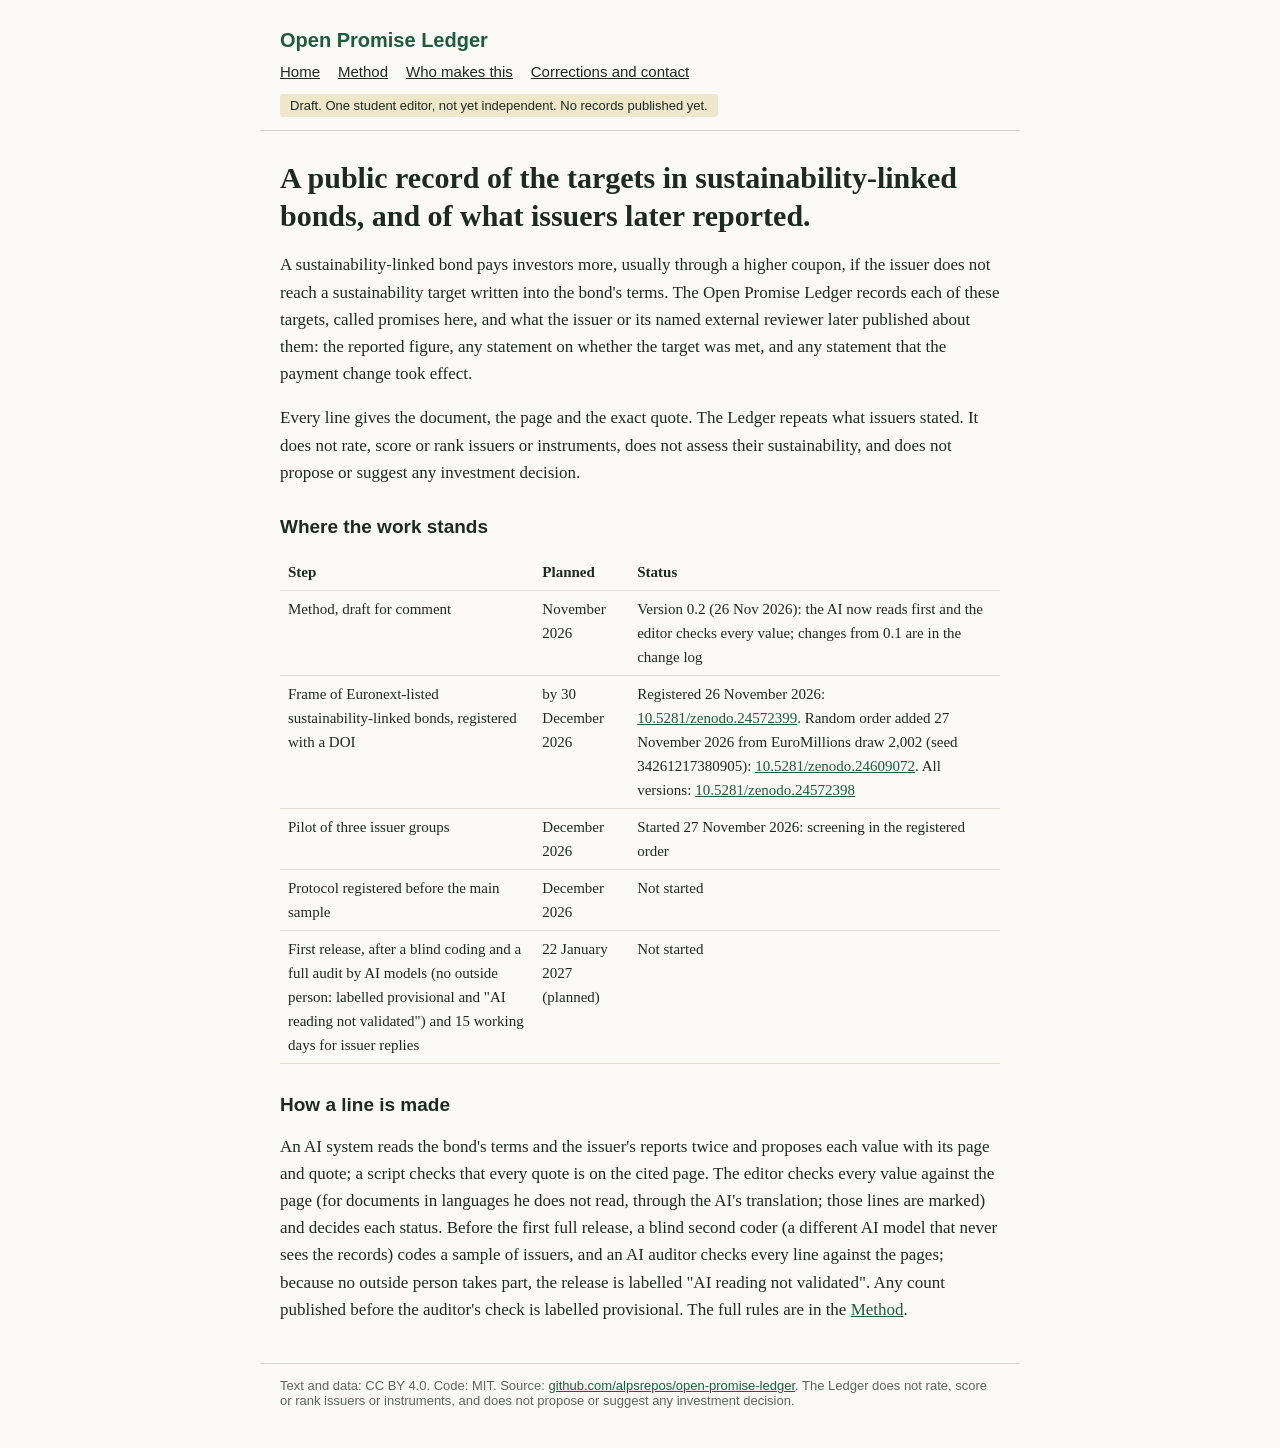
<file: docs/index.html>
<!DOCTYPE html>
<html lang="en"><head><meta charset="utf-8"><meta name="viewport" content="width=device-width,initial-scale=1">
<title>Home | Open Promise Ledger</title><link rel="stylesheet" href="style.css"></head>
<body><header><a class="brand" href="index.html">Open Promise Ledger</a>
<nav><a href="index.html">Home</a><a href="method.html">Method</a><a href="who.html">Who makes this</a><a href="contact.html">Corrections and contact</a></nav>
<span class="draft">Draft. One student editor, not yet independent. No records published yet.</span></header>
<main>
<h1>A public record of the targets in sustainability-linked bonds, and of what issuers later reported.</h1>
<p>A sustainability-linked bond pays investors more, usually through a higher coupon, if the issuer does not reach a sustainability target written into the bond's terms. The Open Promise Ledger records each of these targets, called promises here, and what the issuer or its named external reviewer later published about them: the reported figure, any statement on whether the target was met, and any statement that the payment change took effect.</p>
<p>Every line gives the document, the page and the exact quote. The Ledger repeats what issuers stated. It does not rate, score or rank issuers or instruments, does not assess their sustainability, and does not propose or suggest any investment decision.</p>
<h2>Where the work stands</h2>
<table>
<tr><th>Step</th><th>Planned</th><th>Status</th></tr>
<tr><td>Method, draft for comment</td><td>November 2026</td><td>Version 0.2 (26 Nov 2026): the AI now reads first and the editor checks every value; changes from 0.1 are in the change log</td></tr>
<tr><td>Frame of Euronext-listed sustainability-linked bonds, registered with a DOI</td><td>by 30 December 2026</td><td>Registered 26 November 2026: <a href="https://doi.org/10.5281/zenodo.24572399">10.5281/zenodo.24572399</a>. Random order added 27 November 2026 from EuroMillions draw 2,002 (seed 34261217380905): <a href="https://doi.org/10.5281/zenodo.24609072">10.5281/zenodo.24609072</a>. All versions: <a href="https://doi.org/10.5281/zenodo.24572398">10.5281/zenodo.24572398</a></td></tr>
<tr><td>Pilot of three issuer groups</td><td>December 2026</td><td>Started 27 November 2026: screening in the registered order</td></tr>
<tr><td>Protocol registered before the main sample</td><td>December 2026</td><td>Not started</td></tr>
<tr><td>First release, after a blind coding and a full audit by AI models (no outside person: labelled provisional and "AI reading not validated") and 15 working days for issuer replies</td><td>22 January 2027 (planned)</td><td>Not started</td></tr>
</table>
<h2>How a line is made</h2>
<p>An AI system reads the bond's terms and the issuer's reports twice and proposes each value with its page and quote; a script checks that every quote is on the cited page. The editor checks every value against the page (for documents in languages he does not read, through the AI's translation; those lines are marked) and decides each status. Before the first full release, a blind second coder (a different AI model that never sees the records) codes a sample of issuers, and an AI auditor checks every line against the pages; because no outside person takes part, the release is labelled "AI reading not validated". Any count published before the auditor's check is labelled provisional. The full rules are in the <a href="method.html">Method</a>.</p>
</main>
<footer>Text and data: CC BY 4.0. Code: MIT. Source: <a href="https://github.com/alpsrepos/open-promise-ledger">github.com/alpsrepos/open-promise-ledger</a>. The Ledger does not rate, score or rank issuers or instruments, and does not propose or suggest any investment decision.</footer>
</body></html>
</file>
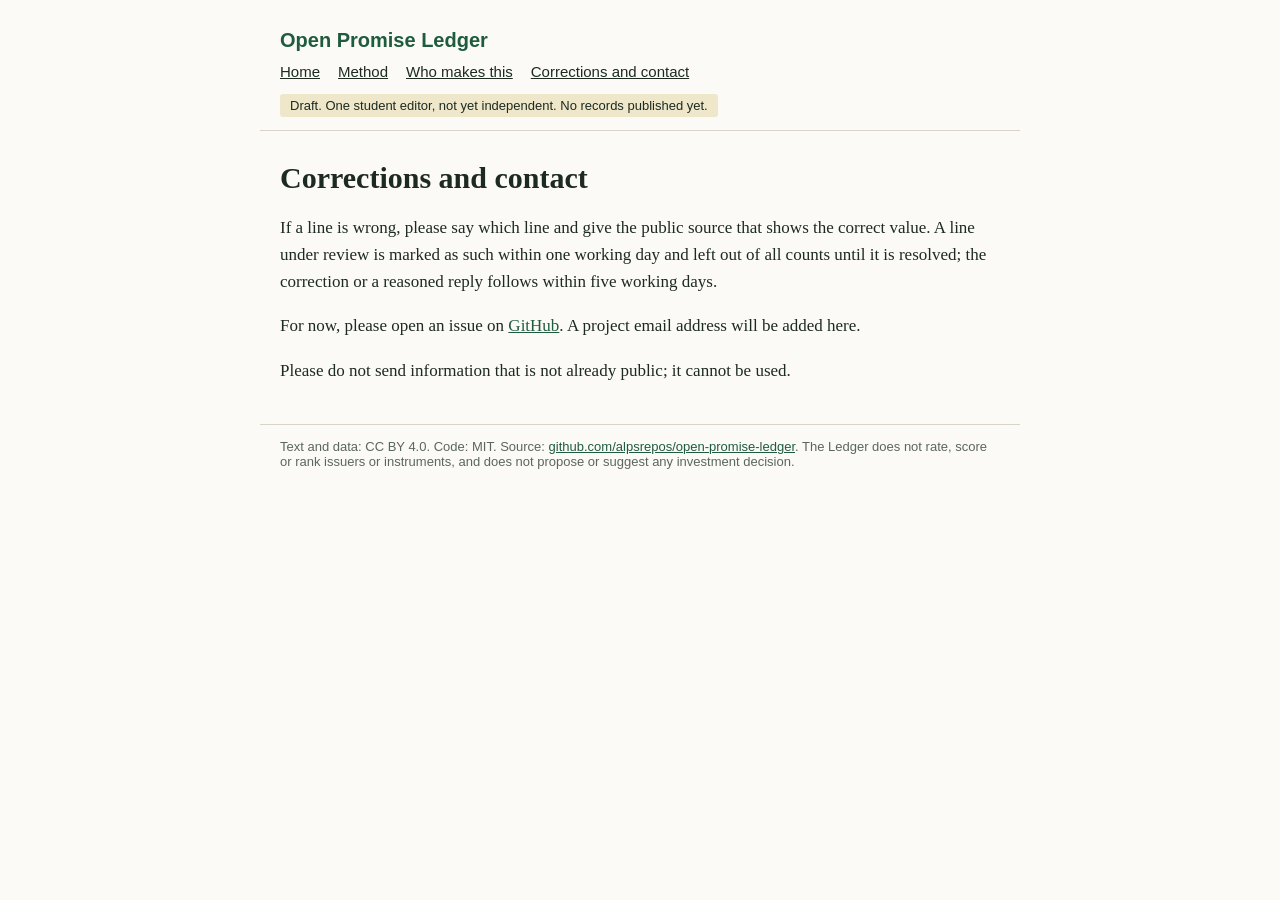
<file: docs/contact.html>
<!DOCTYPE html>
<html lang="en"><head><meta charset="utf-8"><meta name="viewport" content="width=device-width,initial-scale=1">
<title>Corrections and contact | Open Promise Ledger</title><link rel="stylesheet" href="style.css"></head>
<body><header><a class="brand" href="index.html">Open Promise Ledger</a>
<nav><a href="index.html">Home</a><a href="method.html">Method</a><a href="who.html">Who makes this</a><a href="contact.html">Corrections and contact</a></nav>
<span class="draft">Draft. One student editor, not yet independent. No records published yet.</span></header>
<main>
<h1>Corrections and contact</h1>
<p>If a line is wrong, please say which line and give the public source that shows the correct value. A line under review is marked as such within one working day and left out of all counts until it is resolved; the correction or a reasoned reply follows within five working days.</p>
<p>For now, please open an issue on <a href="https://github.com/alpsrepos/open-promise-ledger/issues">GitHub</a>. A project email address will be added here.</p>
<p>Please do not send information that is not already public; it cannot be used.</p>
</main>
<footer>Text and data: CC BY 4.0. Code: MIT. Source: <a href="https://github.com/alpsrepos/open-promise-ledger">github.com/alpsrepos/open-promise-ledger</a>. The Ledger does not rate, score or rank issuers or instruments, and does not propose or suggest any investment decision.</footer>
</body></html>
</file>
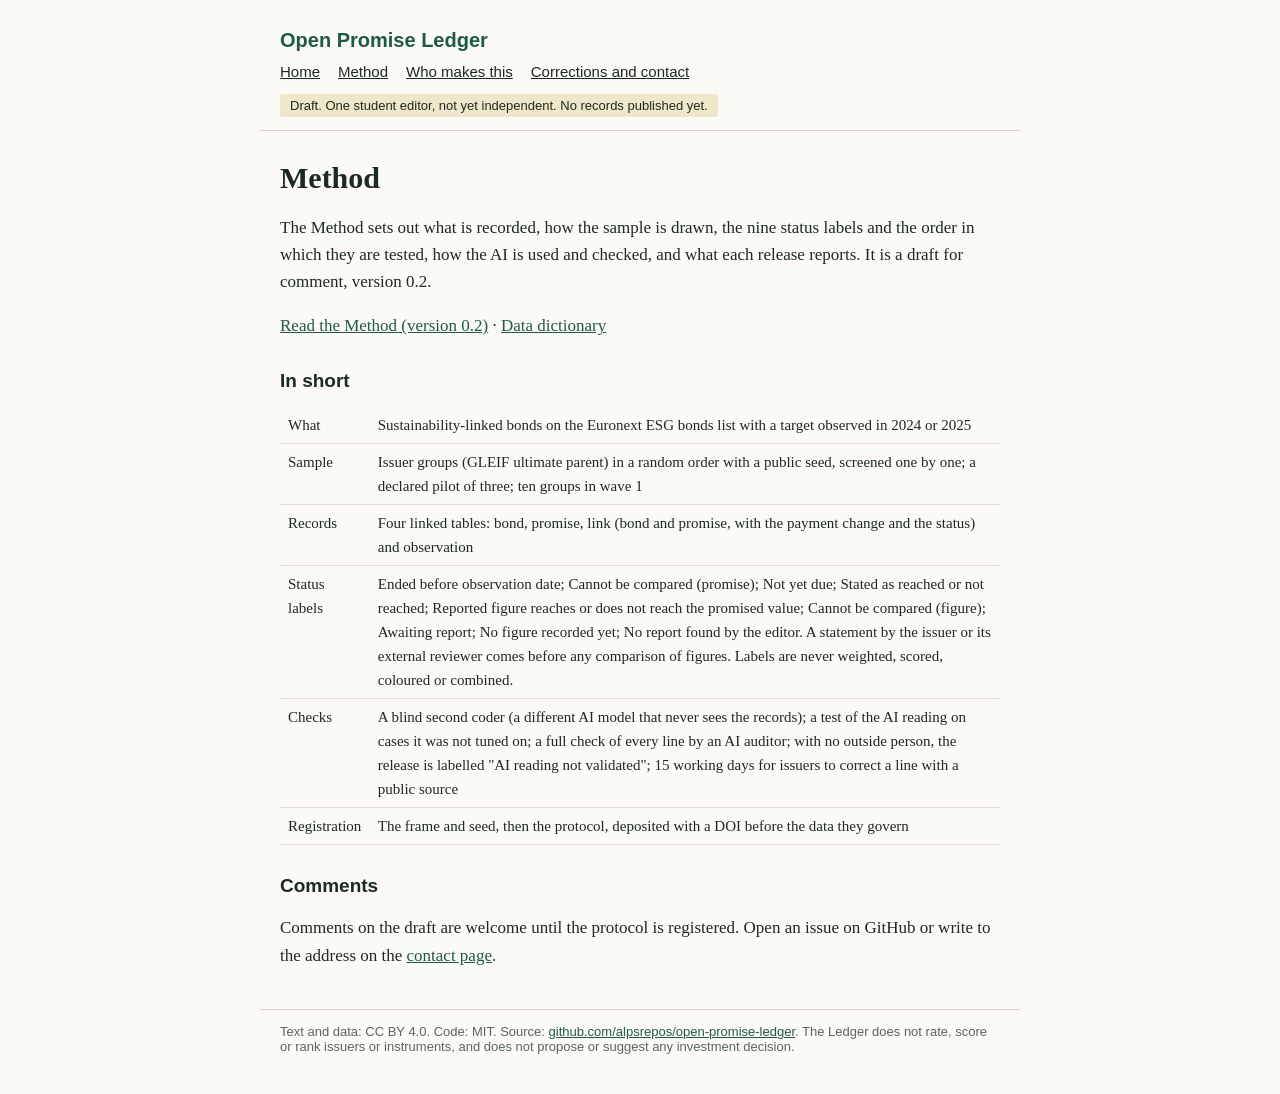
<file: docs/method.html>
<!DOCTYPE html>
<html lang="en"><head><meta charset="utf-8"><meta name="viewport" content="width=device-width,initial-scale=1">
<title>Method | Open Promise Ledger</title><link rel="stylesheet" href="style.css"></head>
<body><header><a class="brand" href="index.html">Open Promise Ledger</a>
<nav><a href="index.html">Home</a><a href="method.html">Method</a><a href="who.html">Who makes this</a><a href="contact.html">Corrections and contact</a></nav>
<span class="draft">Draft. One student editor, not yet independent. No records published yet.</span></header>
<main>
<h1>Method</h1>
<p>The Method sets out what is recorded, how the sample is drawn, the nine status labels and the order in which they are tested, how the AI is used and checked, and what each release reports. It is a draft for comment, version 0.2.</p>
<p><a href="https://github.com/alpsrepos/open-promise-ledger/blob/main/METHOD.md">Read the Method (version 0.2)</a> · <a href="https://github.com/alpsrepos/open-promise-ledger/blob/main/dictionary/data-dictionary.md">Data dictionary</a></p>
<h2>In short</h2>
<table>
<tr><td>What</td><td>Sustainability-linked bonds on the Euronext ESG bonds list with a target observed in 2024 or 2025</td></tr>
<tr><td>Sample</td><td>Issuer groups (GLEIF ultimate parent) in a random order with a public seed, screened one by one; a declared pilot of three; ten groups in wave 1</td></tr>
<tr><td>Records</td><td>Four linked tables: bond, promise, link (bond and promise, with the payment change and the status) and observation</td></tr>
<tr><td>Status labels</td><td>Ended before observation date; Cannot be compared (promise); Not yet due; Stated as reached or not reached; Reported figure reaches or does not reach the promised value; Cannot be compared (figure); Awaiting report; No figure recorded yet; No report found by the editor. A statement by the issuer or its external reviewer comes before any comparison of figures. Labels are never weighted, scored, coloured or combined.</td></tr>
<tr><td>Checks</td><td>A blind second coder (a different AI model that never sees the records); a test of the AI reading on cases it was not tuned on; a full check of every line by an AI auditor; with no outside person, the release is labelled "AI reading not validated"; 15 working days for issuers to correct a line with a public source</td></tr>
<tr><td>Registration</td><td>The frame and seed, then the protocol, deposited with a DOI before the data they govern</td></tr>
</table>
<h2>Comments</h2>
<p>Comments on the draft are welcome until the protocol is registered. Open an issue on GitHub or write to the address on the <a href="contact.html">contact page</a>.</p>
</main>
<footer>Text and data: CC BY 4.0. Code: MIT. Source: <a href="https://github.com/alpsrepos/open-promise-ledger">github.com/alpsrepos/open-promise-ledger</a>. The Ledger does not rate, score or rank issuers or instruments, and does not propose or suggest any investment decision.</footer>
</body></html>
</file>
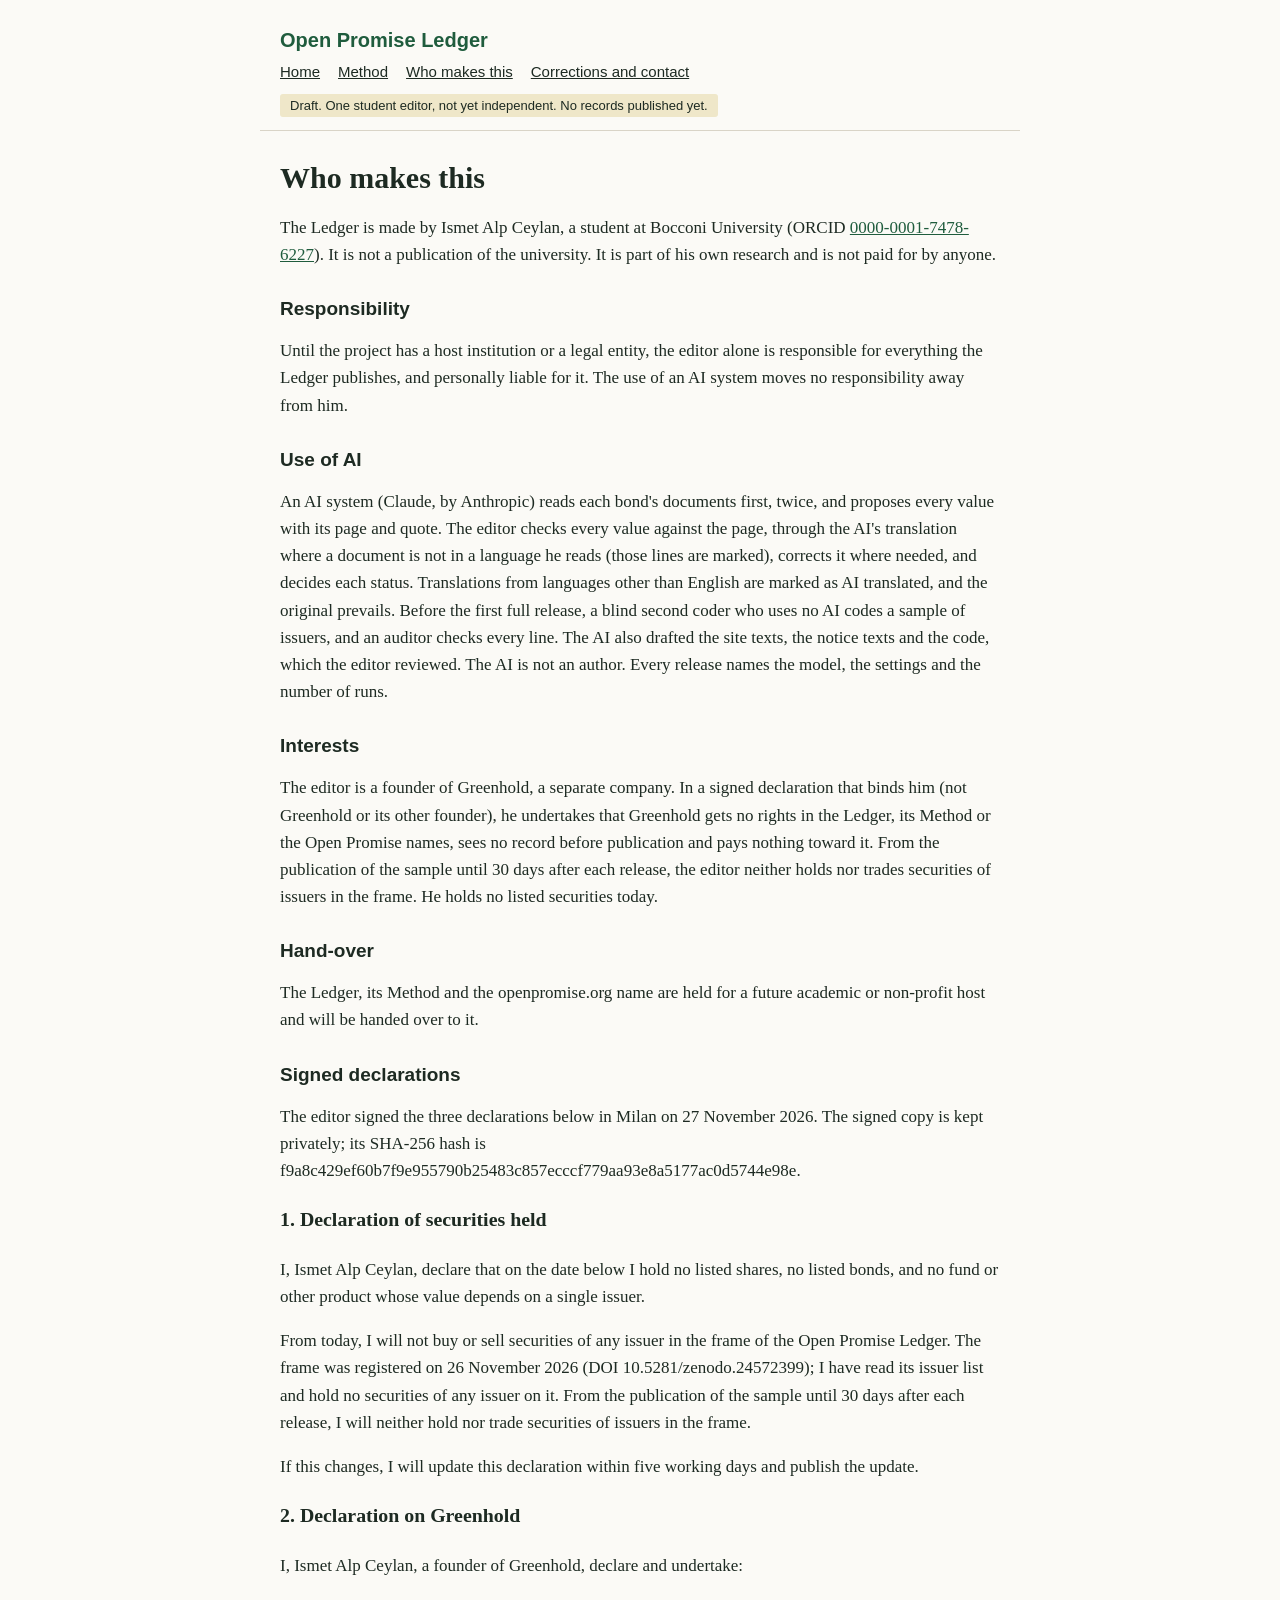
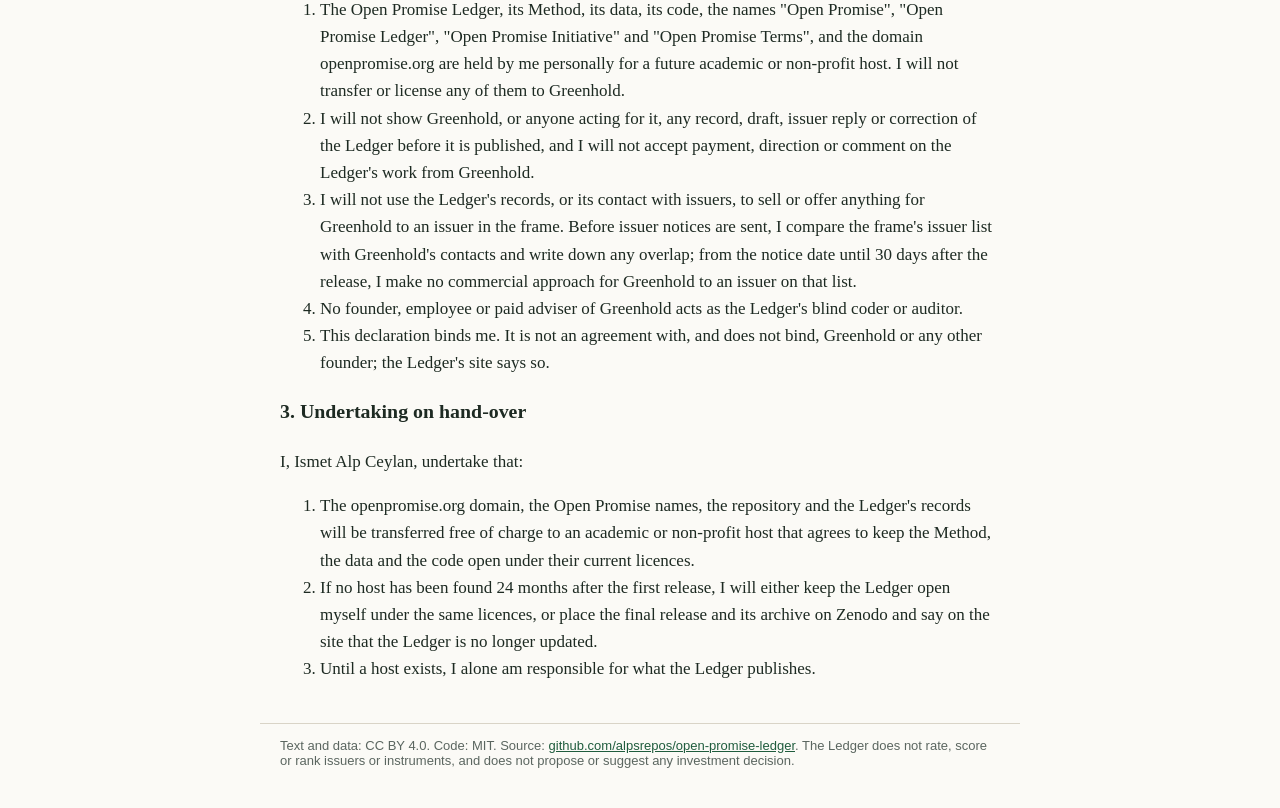
<file: docs/who.html>
<!DOCTYPE html>
<html lang="en"><head><meta charset="utf-8"><meta name="viewport" content="width=device-width,initial-scale=1">
<title>Who makes this | Open Promise Ledger</title><link rel="stylesheet" href="style.css"></head>
<body><header><a class="brand" href="index.html">Open Promise Ledger</a>
<nav><a href="index.html">Home</a><a href="method.html">Method</a><a href="who.html">Who makes this</a><a href="contact.html">Corrections and contact</a></nav>
<span class="draft">Draft. One student editor, not yet independent. No records published yet.</span></header>
<main>
<h1>Who makes this</h1>
<p>The Ledger is made by Ismet Alp Ceylan, a student at Bocconi University (ORCID <a href="https://orcid.org/0000-0001-7478-6227">0000-0001-7478-6227</a>). It is not a publication of the university. It is part of his own research and is not paid for by anyone.</p>
<h2>Responsibility</h2>
<p>Until the project has a host institution or a legal entity, the editor alone is responsible for everything the Ledger publishes, and personally liable for it. The use of an AI system moves no responsibility away from him.</p>
<h2>Use of AI</h2>
<p>An AI system (Claude, by Anthropic) reads each bond's documents first, twice, and proposes every value with its page and quote. The editor checks every value against the page, through the AI's translation where a document is not in a language he reads (those lines are marked), corrects it where needed, and decides each status. Translations from languages other than English are marked as AI translated, and the original prevails. Before the first full release, a blind second coder who uses no AI codes a sample of issuers, and an auditor checks every line. The AI also drafted the site texts, the notice texts and the code, which the editor reviewed. The AI is not an author. Every release names the model, the settings and the number of runs.</p>
<h2>Interests</h2>
<p>The editor is a founder of Greenhold, a separate company. In a signed declaration that binds him (not Greenhold or its other founder), he undertakes that Greenhold gets no rights in the Ledger, its Method or the Open Promise names, sees no record before publication and pays nothing toward it. From the publication of the sample until 30 days after each release, the editor neither holds nor trades securities of issuers in the frame. He holds no listed securities today.</p>
<h2>Hand-over</h2>
<p>The Ledger, its Method and the openpromise.org name are held for a future academic or non-profit host and will be handed over to it.</p>
<h2>Signed declarations</h2>
<p>The editor signed the three declarations below in Milan on 27 November 2026. The signed copy is kept privately; its SHA-256 hash is f9a8c429ef60b7f9e955790b25483c857ecccf779aa93e8a5177ac0d5744e98e.</p>
<h3>1. Declaration of securities held</h3>
<p>I, Ismet Alp Ceylan, declare that on the date below I hold no listed shares, no listed bonds, and no fund or other product whose value depends on a single issuer.</p>
<p>From today, I will not buy or sell securities of any issuer in the frame of the Open Promise Ledger. The frame was registered on 26 November 2026 (DOI 10.5281/zenodo.24572399); I have read its issuer list and hold no securities of any issuer on it. From the publication of the sample until 30 days after each release, I will neither hold nor trade securities of issuers in the frame.</p>
<p>If this changes, I will update this declaration within five working days and publish the update.</p>
<h3>2. Declaration on Greenhold</h3>
<p>I, Ismet Alp Ceylan, a founder of Greenhold, declare and undertake:</p>
<ol><li>The Open Promise Ledger, its Method, its data, its code, the names "Open Promise", "Open Promise Ledger", "Open Promise Initiative" and "Open Promise Terms", and the domain openpromise.org are held by me personally for a future academic or non-profit host. I will not transfer or license any of them to Greenhold.</li><li>I will not show Greenhold, or anyone acting for it, any record, draft, issuer reply or correction of the Ledger before it is published, and I will not accept payment, direction or comment on the Ledger's work from Greenhold.</li><li>I will not use the Ledger's records, or its contact with issuers, to sell or offer anything for Greenhold to an issuer in the frame. Before issuer notices are sent, I compare the frame's issuer list with Greenhold's contacts and write down any overlap; from the notice date until 30 days after the release, I make no commercial approach for Greenhold to an issuer on that list.</li><li>No founder, employee or paid adviser of Greenhold acts as the Ledger's blind coder or auditor.</li><li>This declaration binds me. It is not an agreement with, and does not bind, Greenhold or any other founder; the Ledger's site says so.</li></ol>
<h3>3. Undertaking on hand-over</h3>
<p>I, Ismet Alp Ceylan, undertake that:</p>
<ol><li>The openpromise.org domain, the Open Promise names, the repository and the Ledger's records will be transferred free of charge to an academic or non-profit host that agrees to keep the Method, the data and the code open under their current licences.</li><li>If no host has been found 24 months after the first release, I will either keep the Ledger open myself under the same licences, or place the final release and its archive on Zenodo and say on the site that the Ledger is no longer updated.</li><li>Until a host exists, I alone am responsible for what the Ledger publishes.</li></ol>
</main>
<footer>Text and data: CC BY 4.0. Code: MIT. Source: <a href="https://github.com/alpsrepos/open-promise-ledger">github.com/alpsrepos/open-promise-ledger</a>. The Ledger does not rate, score or rank issuers or instruments, and does not propose or suggest any investment decision.</footer>
</body></html>
</file>
<file: docs/style.css>
body{font:17px/1.6 Georgia,'Times New Roman',serif;color:#1d2a22;background:#fbfaf6;margin:0}
header,main,footer{max-width:720px;margin:0 auto;padding:0 20px}
header{padding-top:28px;border-bottom:1px solid #d9d4c7;padding-bottom:12px}
header a.brand{font:600 20px/1.2 Helvetica,Arial,sans-serif;color:#1f5c3d;text-decoration:none}
nav{margin-top:8px;font:15px Helvetica,Arial,sans-serif}nav a{color:#1d2a22;margin-right:18px}
.draft{display:inline-block;margin-top:14px;font:13px Helvetica,Arial,sans-serif;background:#efe7c9;padding:4px 10px;border-radius:3px}
h1{font-size:30px;line-height:1.25;margin:28px 0 12px}h2{font:600 19px Helvetica,Arial,sans-serif;margin-top:30px}
table{border-collapse:collapse;width:100%;font-size:15px}td,th{border-bottom:1px solid #e3ded2;padding:6px 8px;text-align:left;vertical-align:top}
footer{font:13px Helvetica,Arial,sans-serif;color:#5b6660;border-top:1px solid #d9d4c7;margin-top:40px;padding:14px 20px 40px}
a{color:#1f5c3d}
</file>
